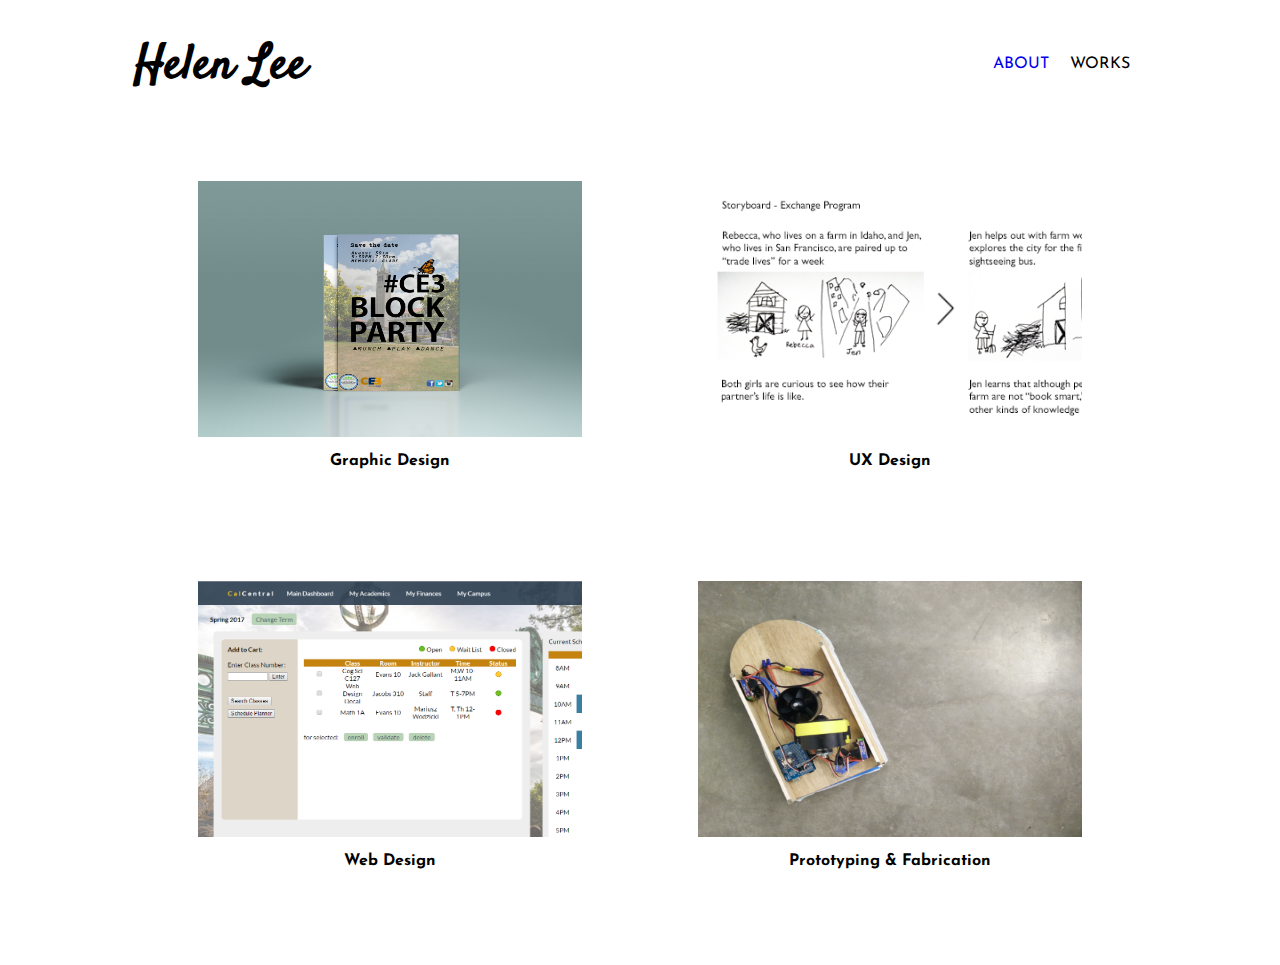
<file: index.html>
<html>
	<head>
		<link rel="stylesheet" type="text/css" href="assets/css/style.css"/>
		<link href="https://fonts.googleapis.com/css?family=Josefin+Sans|Satisfy" rel="stylesheet">
		<title>Helen Lee</title>
	</head>
	<body>
		<div class="header">
			<div id="title">
				Helen Lee
			</div>
			<div class="nav">
				<a href="About.html" id="about">About</a>
				<div id="works">Works</div>
			</div>
		</div>
		<div class="works">
			<div id="left">
				<div id="pic">
					<div><a href="Graphic.html" id = "overlay"><div id="text">See More</div></a></div>
					<img src="assets/img/ce3 flyer mockup.png" id="gd">
				</div>
				<div id="description">
					Graphic Design
				</div>
			</div>
			<div id="right">
				<div id="pic">
					<div id = "overlay"><div id="text">See More</div></div>
					<img src="assets/img/Storyboard.png">
				</div>
				<div id="description">
					UX Design
				</div>
			</div>
			<div id="left">
				<div id="pic">
					<div id = "overlay"><div id="text">See More</div></div>
					<img src="assets/img/CalCentral.png">
				</div>
				<div id="description">
					Web Design
				</div>
			</div>
			<div id="right">
				<div id="pic">
					<div id = "overlay"><div id="text">See More</div></div>
					<img src="assets/img/hovercraft.jpg" id="hovercraft">
				</div>
				<div id="description">
					Prototyping & Fabrication
				</div>
			</div>
		</div>
	</body>
</html>
</file>
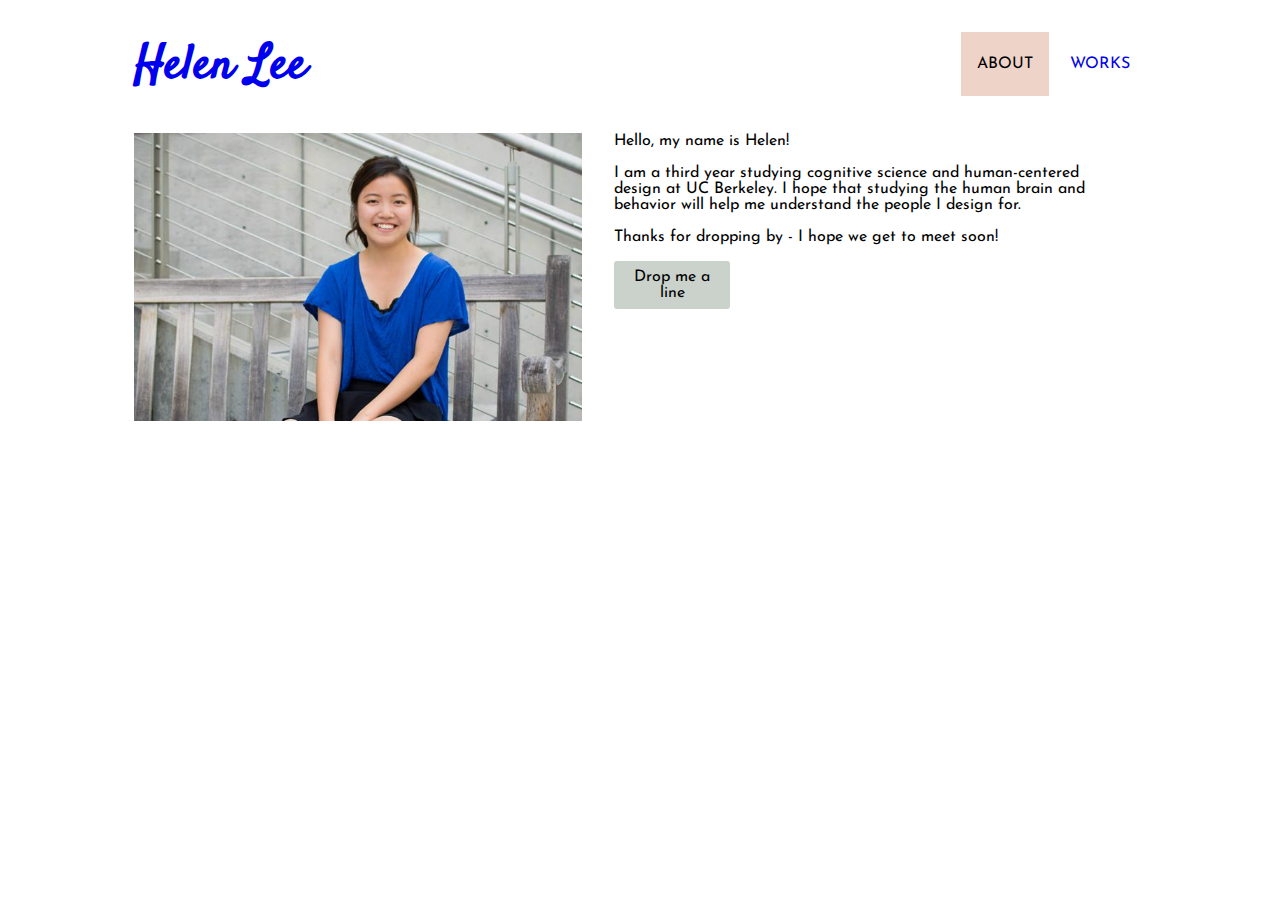
<file: About.html>
<html>
	<head>
		<link rel="stylesheet" type="text/css" href="assets/css/About_style.css"/>
		<link href="https://fonts.googleapis.com/css?family=Josefin+Sans|Satisfy" rel="stylesheet">
		<script src="http://ajax.googleapis.com/ajax/libs/jquery/1.11.0/jquery.min.js">
        </script> 
		<script src="assets/js/AboutScript.js"></script>
		<title>Helen Lee - About</title>
	</head>
	<body>
		<div class="header">
			<a href="index.html" id="title">Helen Lee</a>			
			<div class="nav">
				<div id="about">About</div>
				<div id="works"><a href="index.html">Works</a></div>
			</div>
		</div>
		<div class="profile">
			<div id="me">
				<img src="assets/img/me.jpg">
			</div>
			<div id="intro">
				Hello, my name is Helen!<br><br>
				I am a third year studying cognitive science and human-centered design at UC Berkeley.
				I hope that studying the human brain and behavior will help me understand the people I design for.
				<br><br>
				Thanks for dropping by - I hope we get to meet soon!
				<div id="contact"> 
					Drop me a line 
				</div>
				<div class = "form">
					<input type = "text" value="Your name">
					<input type = "text" value="Your e-mail">
					<textarea name="paragraph_text" cols="50" rows="10" placeholder = "What's on your mind?"></textarea>
					<div id="submit"> 
						Submit 
					</div>
				</div>
				<img id="thanks" src="assets/img/thankyou.png">
			</div>
		</div>
		
		
	</body>
</html>
</file>
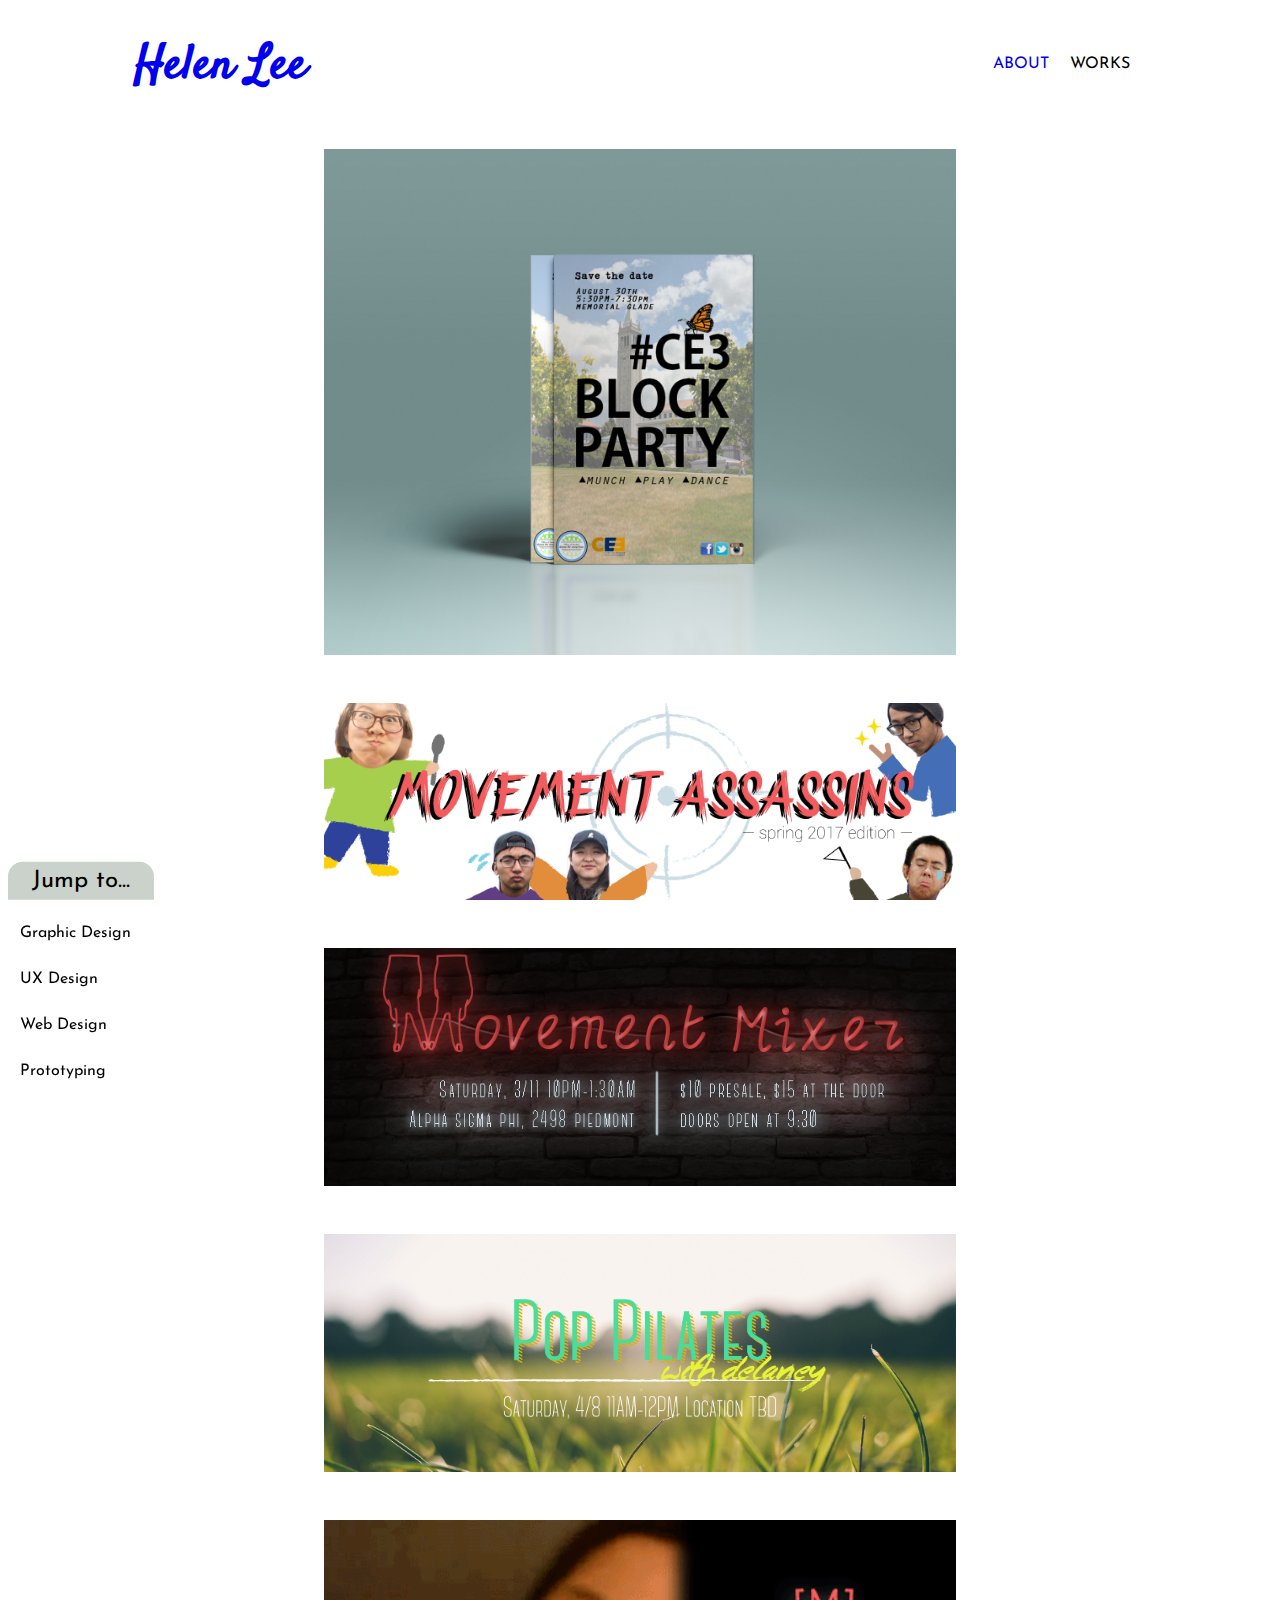
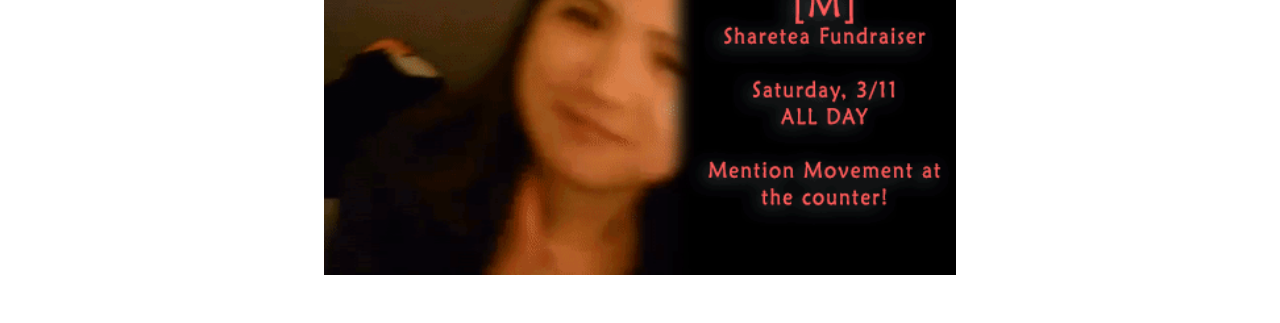
<file: Graphic.html>
<html>
	<head>
		<link rel="stylesheet" type="text/css" href="assets/css/Graphic_style.css"/>
		<link href="https://fonts.googleapis.com/css?family=Josefin+Sans|Satisfy" rel="stylesheet">
		<script src="http://ajax.googleapis.com/ajax/libs/jquery/1.11.0/jquery.min.js">
        </script> 
		<script src="assets/js/graphic_script.js"></script>
		<title>Helen Lee</title>
	</head>
	<body>
		<div class="header">
			<a href="index.html" id="title">Helen Lee</a>
			<div class="nav">
				<a href="About.html" id="about">About</a>
				<div id="works">Works</div>
			</div>
		</div>
		<div class="contents">
			<img src="assets/img/ce3 flyer mockup.png">
			<img src="assets/img/assassins.png">
			<img src="assets/img/Mixer.png">
			<img src="assets/img/pop pilates-01.png">
			<img src="assets/img/SHARETEA-gif.gif">
		</div>
		<div class="menu">Jump to...</div>
		<div class="sidebar-container">
			<ul>
                <li class="sidebar-item">Graphic Design</li>
                    <li class="sidebar-item">UX Design</li>         
                    <li class="sidebar-item">Web Design</li>
                    <li class="sidebar-item">Prototyping</li>
            </ul>
		</div>
	</body>
</html>
</file>
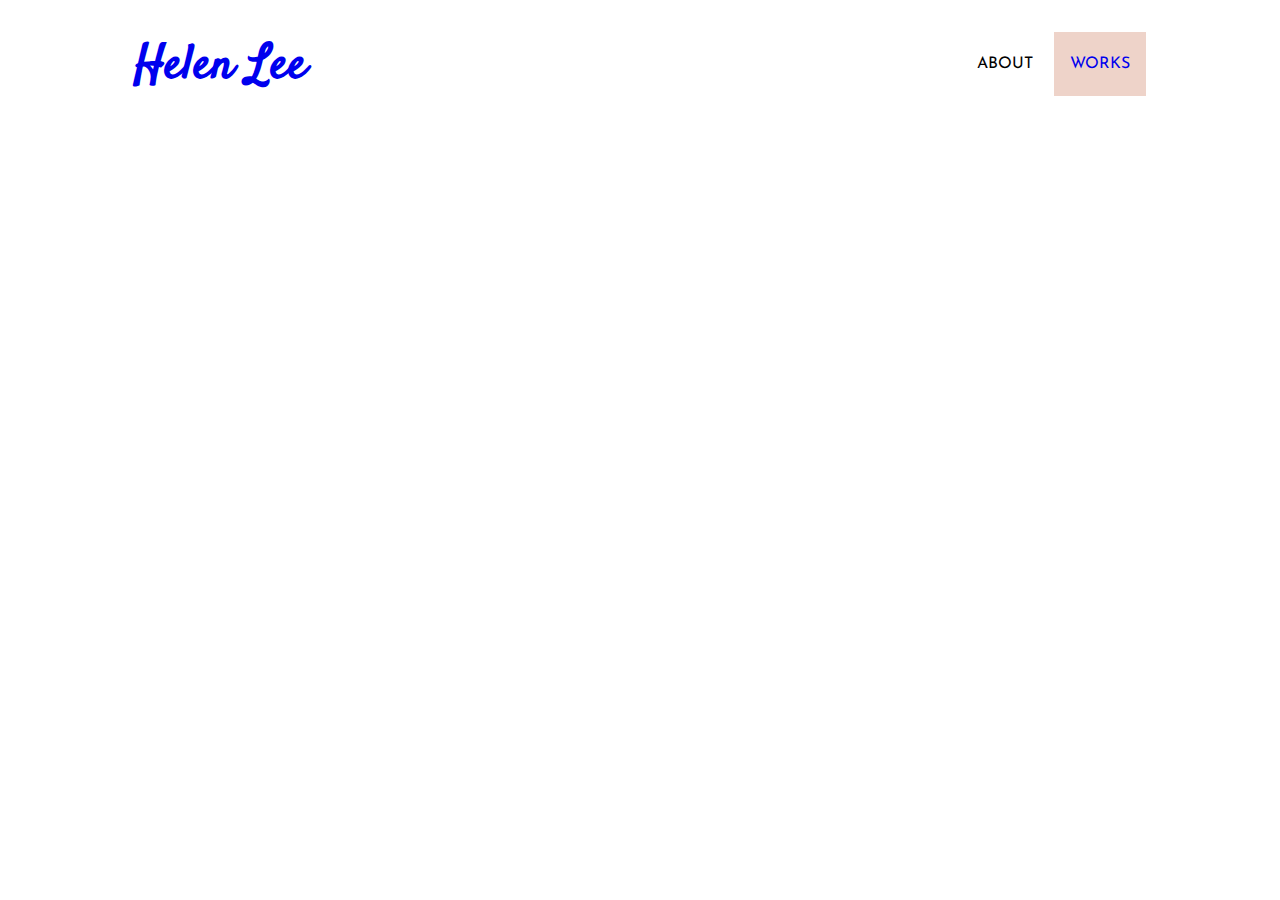
<file: Works.html>
<html>
	<head>
		<link rel="stylesheet" type="text/css" href="assets/css/Works_style.css"/>
		<link href="https://fonts.googleapis.com/css?family=Josefin+Sans|Satisfy" rel="stylesheet">
		<title>Helen Lee - About</title>
	</head>
	<body>
		<div class="header">
			<a href="http://ocf.io/ewoolee" id="title">Helen Lee</a>			
			<div class="nav">
				<div id="about">About</div>
				<div id="works"><a href="works.html">Works</a></div>
			</div>
		</div>		
	</body>
</html>
</file>
<file: assets/css/style.css>
body{
	font-family: 'Josefin Sans', sans-serif;
}

.header{
	margin: 2em auto;
	width: 80%;
}

#title{
	font-family: 'Satisfy', cursive;
	font-size: 3em;
	font-weight: bold;
	display: inline-block;
}

.nav{	
	float: right;
}

.nav div{
	padding: 1.5em 1em;
	display: inline-block;
	text-transform: uppercase;	
}

.nav a{
	text-decoration: none;
	text-transform: uppercase;
}

#about{
	text-decoration: none;
}

.works{
	margin: 2em auto;
	width: 70%;
}

#left{
	display: inline-block;
	padding: 3em 2em 3em 0;
}

#right{
	display: inline-block;
	padding: 3em 0 3em 2em;
	float: right;
}

#pic{
	width: 24em;
	height: 16em;
	overflow: hidden;
	margin: 0 auto;
	position: relative;
}

#overlay {
    width: 100%;
    height: 100%;
    position: absolute;
    background-color: #CAD2CB;
    opacity: 0;
}

#overlay:hover {
    opacity: 1;
    transition: .5s ease;
}

img{
	height: 16em;
}

#gd, #hovercraft{
	width: 24em;
}

#description{
	font-weight: bold;
	margin: 1em 0;
	text-align: center;
}

#text{
	font-size: 1.5em;
	color: white;
	position: absolute;
	top: 50%;
	transform: translateY(-50%);
	margin-left: 39%;
	opacity: 1;
}







​
</file>
<file: assets/css/About_style.css>
body{
	font-family: 'Josefin Sans', sans-serif;
}

.header{
	margin: 2em auto;
	width: 80%;
}

#title{
	font-family: 'Satisfy', cursive;
	font-size: 3em;
	font-weight: bold;
	display: inline-block;
	text-decoration: none;
}

a:visited{
	color: black;
}

.nav{	
	float: right;
}

.nav div{
	padding: 1.5em 1em;
	display: inline-block;
	text-transform: uppercase;	
	text-decoration: none;
}

.nav a{
	text-decoration: none;
}

#about{
	background-color: #EED3C9;
	text-decoration: none;
}

.profile{
	margin: 2em auto;
	width: 80%;
	position: relative;
}

#me{
	display: inline-block;
	width: 28em;
	height: 18em;
	overflow: hidden;
}

#me img{
	width: 28em;
	transform: translateY(-16%);	
}

#intro{
	width: 50%;
	display: inline-block;
	margin: 0 2em;
	position: absolute;
}

#contact{
	width: 100px;
	background-color: #CAD2CB;
	border-radius: 3px;
	padding: .5em;
	margin: 1em 0;
	text-align: center;
}

.form{
	visibility: hidden;
}

input{
	margin-top: 2em;
}

textarea{
	margin-top: 1em;
	display: block;
}

#submit{
	width: 100px;
	background-color: #CAD2CB;
	border-radius: 3px;
	padding: .5em;
	margin: 1em 0;
	text-align: center;
}
</file>
<file: assets/css/Graphic_style.css>
body{
	font-family: 'Josefin Sans', sans-serif;
}

.header{
	margin: 2em auto;
	width: 80%;
}

#title{
	font-family: 'Satisfy', cursive;
	font-size: 3em;
	font-weight: bold;
	display: inline-block;
	text-decoration: none;
}

.nav{	
	float: right;
}

.nav div{
	padding: 1.5em 1em;
	display: inline-block;
	text-transform: uppercase;	
}

.nav a{
	text-decoration: none;
	text-transform: uppercase;
}

#about{
	text-decoration: none;
}

.works{
	margin: 2em auto;
	width: 70%;
}

.menu{
	position: fixed;
	font-size: 1.5em;
	top: 100%;
	transform: translateY(-100%);
	background: #CAD2CB; 
	padding: .3em 1em;
	transition: .3s;

	  -webkit-border-top-left-radius: 15px;
	  -webkit-border-top-right-radius: 15px;
	  -moz-border-radius-topleft: 15px;
	  -moz-border-radius-topright: 15px;
	  border-top-left-radius: 15px;
	  border-top-right-radius: 15px; 
}

.sidebar-container{
	position: fixed;
    top: 100%;
    left: 0;
    height: 200px;
    transition: .3s;
	border: 1px #CAD2CB;
}

.sidebar-container ul {
	margin: 0;
	padding: 0;
	list-style: none;
	margin-top: 10px;
}

.sidebar-item{
	padding: 15px 20px;
	text-decoration: none;
}

.sidebar-active{
	transform: translateY(-100%);
}

.menu-active{
	transform: translateY(-250px);
}

.contents img{
	display: block;
	margin: 3em auto;
	width: 50%;
}

.no-scroll {
	overflow: hidden;
}
</file>
<file: assets/css/Works_style.css>
body{
	font-family: 'Josefin Sans', sans-serif;
}

.header{
	margin: 2em auto;
	width: 80%;
}

#title{
	font-family: 'Satisfy', cursive;
	font-size: 3em;
	font-weight: bold;
	display: inline-block;
	text-decoration: none;
}

a:visited{
	color: black;
}

.nav{	
	float: right;
}

.nav div{
	padding: 1.5em 1em;
	display: inline-block;
	text-transform: uppercase;	
}

.nav a{
	text-decoration: none;
}

#works{
	background-color: #EED3C9;
}
</file>
